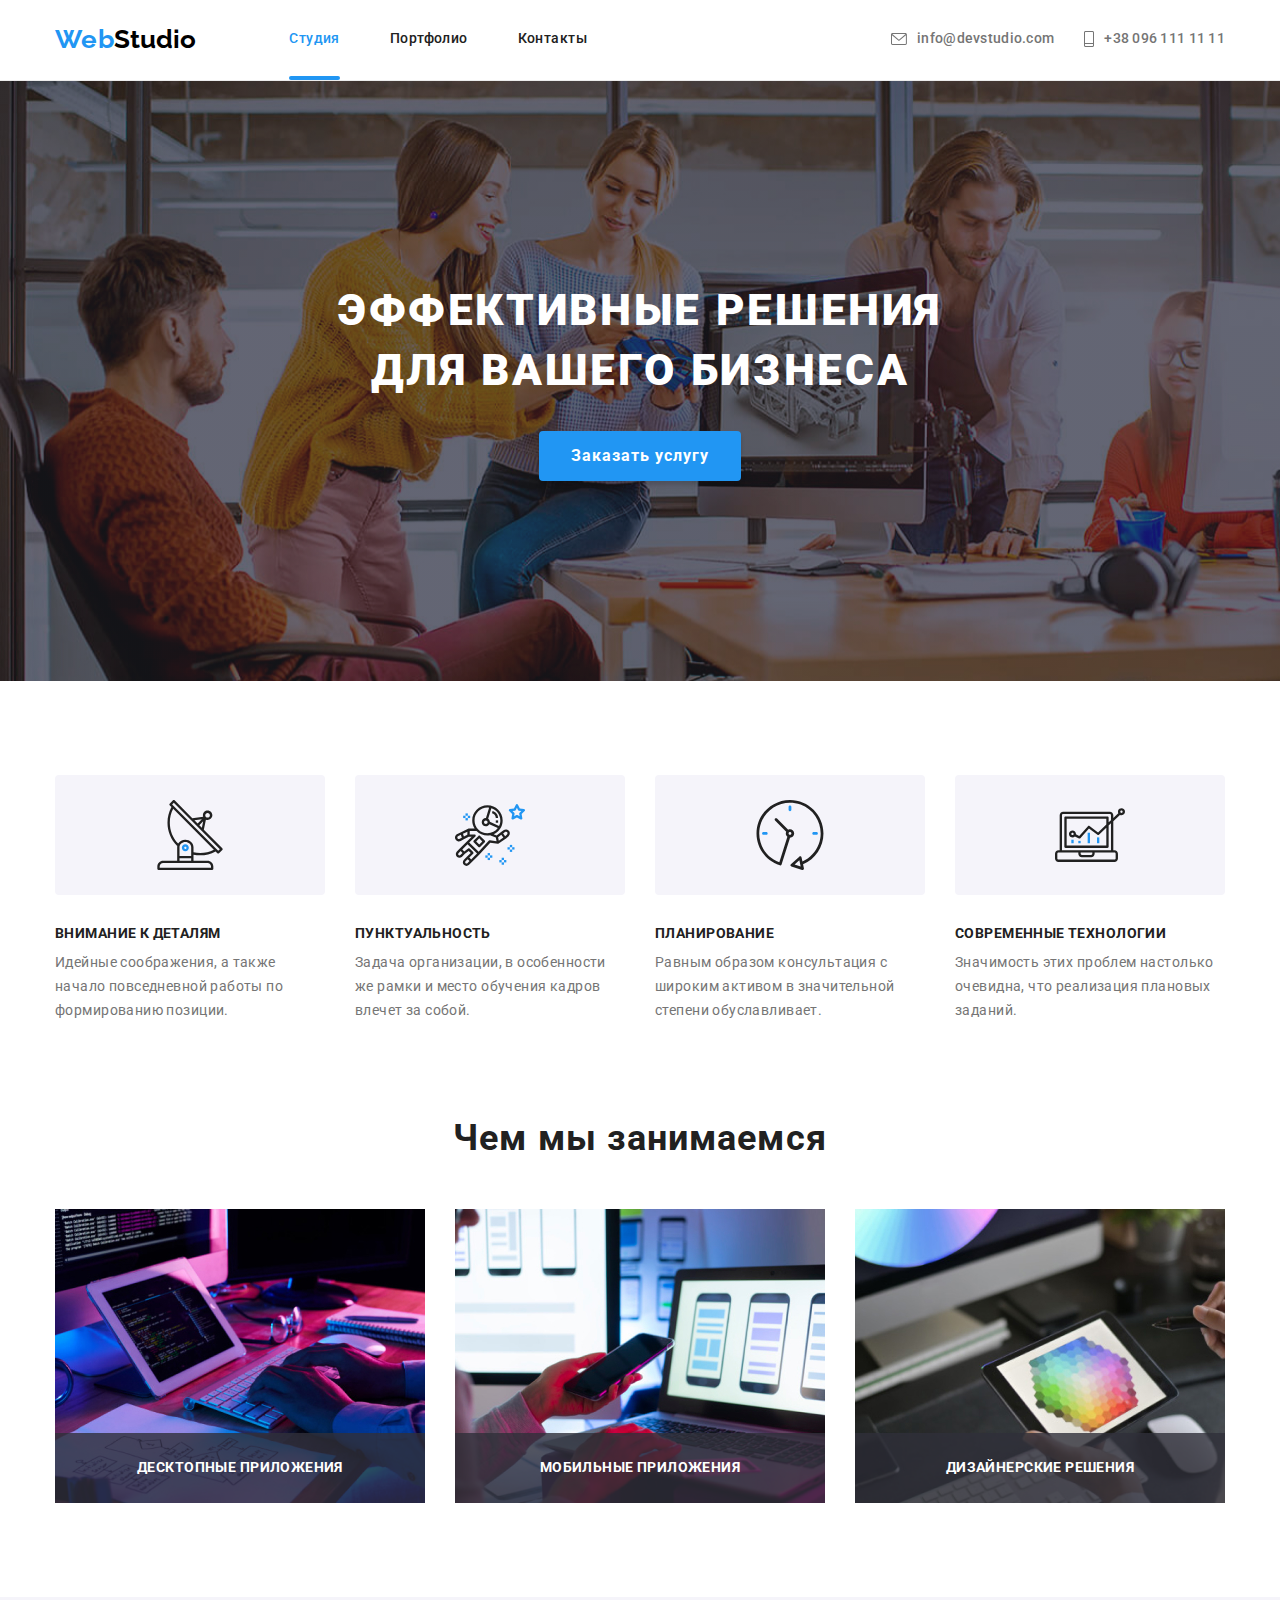
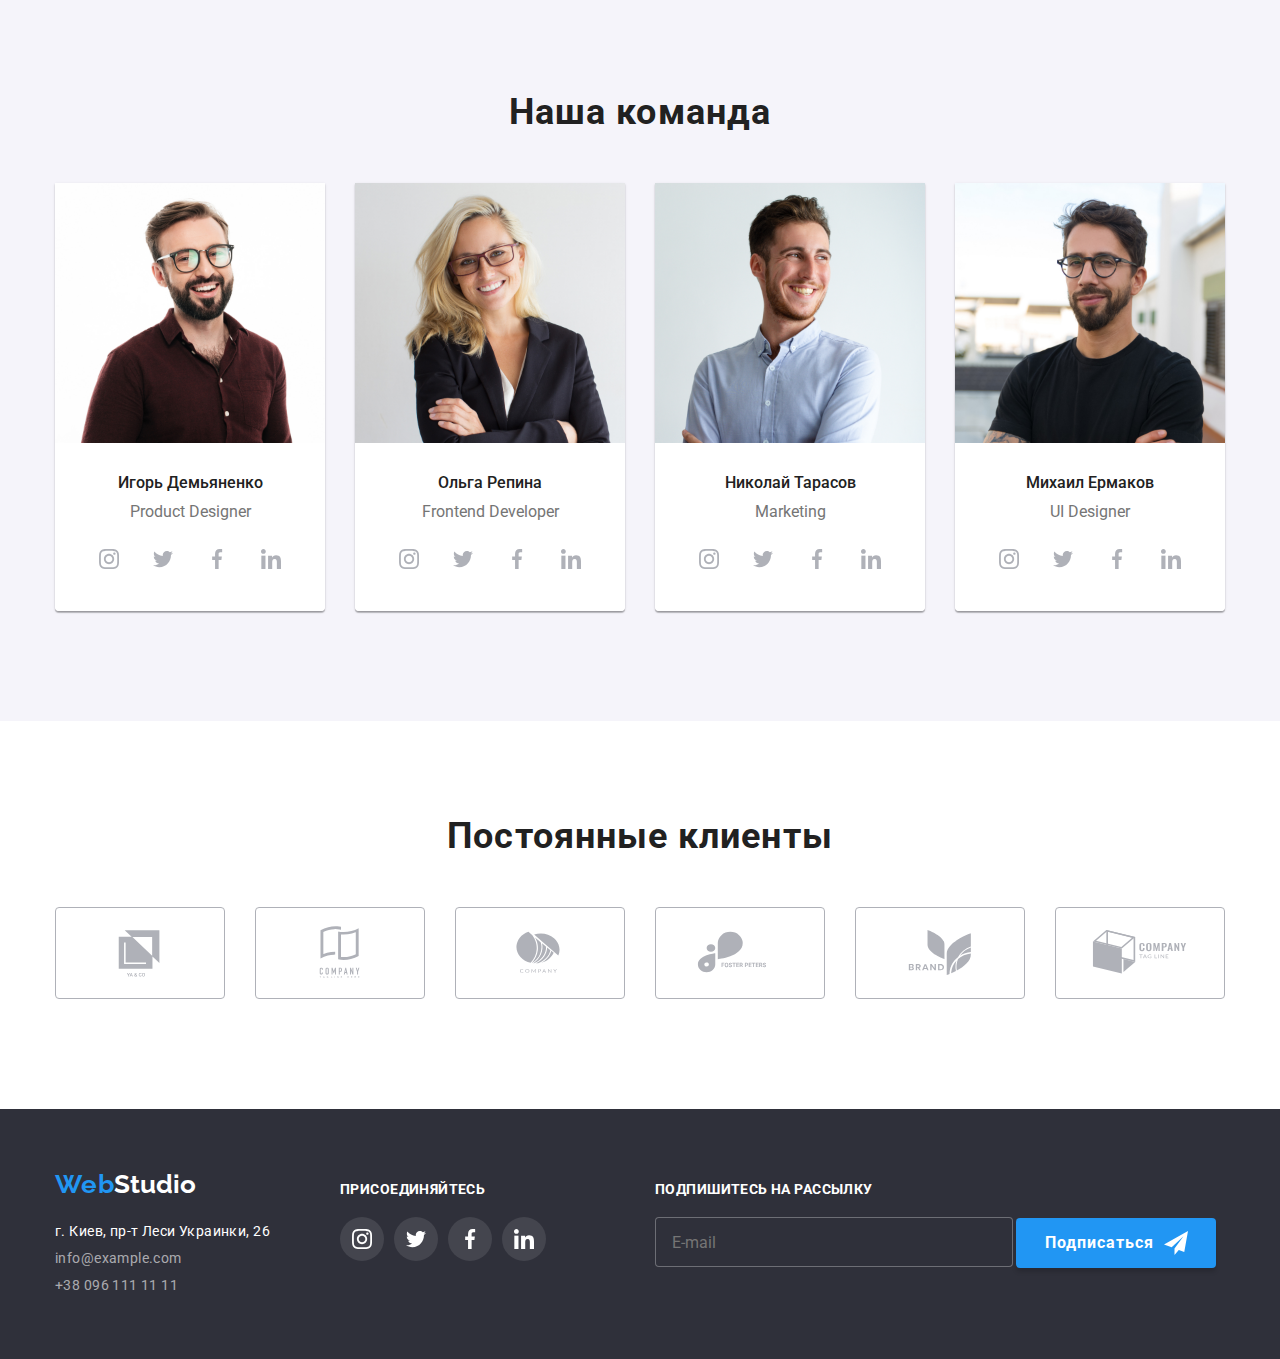
<file: index.html>
<!DOCTYPE html>
<html lang="ru">
<head>
    <meta charset="UTF-8">
    <meta http-equiv="X-UA-Compatible" content="IE=edge">
    <meta name="viewport" content="width=device-width, initial-scale=1.0">
    <link rel="preconnect" href="https://fonts.googleapis.com">
    <link rel="preconnect" href="https://fonts.gstatic.com" crossorigin>
    <link href="https://fonts.googleapis.com/css2?family=Raleway:wght@700&family=Roboto:wght@400;500;700;900&display=swap" rel="stylesheet">
    <link rel="stylesheet" href="https://cdnjs.cloudflare.com/ajax/libs/modern-normalize/1.1.0/modern-normalize.css">
    <link rel="stylesheet" href="https://cdnjs.cloudflare.com/ajax/libs/animate.css/4.1.1/animate.min.css">
    <link rel="stylesheet" href="css/styles.css">
    <title>WebStudio</title>
</head>
<body>
    <header class="header">
        <div class="container head-container">
            <nav class="head-nav">
                <a class="head-nav-logo link" href="index.html">
                    <span class="logo-color-web">Web</span>
                    <span class="logo-color-top">Studio</span>
                </a>
                <ul class="head-nav-menu list">
                    <li class="currentlink lists-menu list"><a class="link" href="index.html">Студия</a></li>
                    <li class="lists-menu"><a class="link" href="portfolio.html">Портфолио</a></li>
                    <li class="lists-menu"><a class="link" href="#">Контакты</a></li>
                </ul>
            </nav>
            <ul class="mail list">
                <li class="lists"><a class="link envelope-center" href="#">
                    <div class="envelope-wrap">
                        <svg class="link-envelope" width="16" height="12">
                            <use href="./images/sprite.svg#icon-envelope"></use>
                        </svg>
                    </div>
                        info@devstudio.com</a>
                </li>
                <li class="lists"><a class="link envelope-center" href="#">
                    <div class="envelope-wrap">
                        <svg class="link-envelope" width="10" height="16">
                            <use href="./images/sprite.svg#icon-vector"></use>
                        </svg>
                    </div>
                        +38 096 111 11 11</a>
                </li>
            </ul>
        </div>
    </header>
    <main>
        <section class="basic">
            <div class="container">
                <div class="slogan-wrapper">
                    <h1 class="slogan">Эффективные решения для вашего бизнеса</h1>
                    <button class="order" type="button" data-modal-open>Заказать услугу</button>
                </div>
            </div>
        </section>
        <section class="quality section">
            <h2 class="visually-hidden section-title">Качества</h2>  <!-- скрытый элемент -->
            <div class="container">
                <ul class="quality-lists list">
                    <li class="list quality-img-box">
                        <div class="quality-border">
                            <svg class="quality-img" width="70" height="70">
                                <use href="./images/sprite.svg#icon-antenna"></use>
                            </svg>
                        </div>
                        <div class="quality-text-wrapper">
                            <h3 class="quality-subtitle">Внимание к деталям</h3>
                            <p class="quality-text">Идейные соображения, а также начало повседневной работы по формированию позиции.</p>
                        </div>
                    </li>
                    <li class="list quality-img-box">
                        <div class="quality-border">
                            <svg class="quality-img" width="70" height="70">
                                <use href="./images/sprite.svg#icon-astronaut"></use>
                            </svg>
                        </div>
                        <div class="quality-text-wrapper">
                            <h3 class="quality-subtitle">Пунктуальность</h3>
                            <p class="quality-text">Задача организации, в особенности же рамки и место обучения кадров влечет за собой.</p>
                        </div>
                    </li>
                    <li class="list quality-img-box">
                        <div class="quality-border">
                            <svg class="quality-img" width="70" height="70">
                                <use href="./images/sprite.svg#icon-clock"></use>
                            </svg>
                        </div>
                        <div class="quality-text-wrapper">
                            <h3 class="quality-subtitle">Планирование</h3>
                            <p class="quality-text">Равным образом консультация с широким активом в значительной степени обуславливает.</p>
                        </div>
                    </li>
                    <li class="list quality-img-box">
                        <div class="quality-border">
                            <svg class="quality-img" width="70" height="70">
                                <use href="./images/sprite.svg#icon-diagram"></use>
                            </svg>
                        </div>
                        <div class="quality-text-wrapper">
                            <h3 class="quality-subtitle">Современные технологии</h3>
                            <p class="quality-text">Значимость этих проблем настолько очевидна, что реализация плановых заданий.</p>
                        </div>
                    </li>
                </ul>
            </div>
        </section>
        <section class="directions section">
            <div class="container">
                <h2 class="section-title">Чем мы занимаемся</h2>
                <ul class="directions-box">
                    <li class="directions-img list">
                        <div class="directions-img-text">Десктопные приложения</div>
                        <img src="./images/img1.jpg" alt="веб-разработка" width="370">
                    </li>
                    <li class="directions-img list">
                        <div class="directions-img-text">Мобильные приложения</div>
                        <img src="./images/img2.jpg" alt="мобильная-адаптация" width="370">
                    </li>
                    <li class="directions-img list">
                        <div class="directions-img-text">Дизайнерские решения</div>
                        <img src="./images/img3.jpg" alt="дизайн" width="370">
                    </li>
                </ul>
            </div>
        </section>
        <section class="specialists section">
            <div class="container">
                <h2 class="section-title">Наша команда</h2>
                <ul class="specialists-box">
                    <li class="specialists-img list">
                        <img src="./images/product_designer.jpg" alt="промышленный-дизайнер" width="270">
                        <div class="specialists-name">
                            <h3 class="specialists-subtitle">Игорь Демьяненко</h3>
                            <p class="specialists-text" lang="en">Product Designer</p>
                            <ul class="social-list list">
                                <li class="social-list-item">
                                    <a href="#" class="social-list-link">
                                        <svg class="social-list-icon" width="20" height="20">
                                            <use href="./images/sprite.svg#icon-instagram"></use>
                                        </svg>
                                    </a>
                                </li>
                                <li class="social-list-item">
                                    <a href="#" class="social-list-link">
                                        <svg class="social-list-icon" width="20" height="20">
                                            <use href="./images/sprite.svg#icon-twitter"></use>
                                        </svg>
                                    </a>
                                </li>
                                <li class="social-list-item">
                                    <a href="#" class="social-list-link">
                                        <svg class="social-list-icon" width="20" height="20">
                                            <use href="./images/sprite.svg#icon-facebook"></use>
                                        </svg>
                                    </a>
                                </li>
                                <li class="social-list-item">
                                    <a href="#" class="social-list-link">
                                        <svg class="social-list-icon" width="20" height="20">
                                            <use href="./images/sprite.svg#icon-linkedin"></use>
                                        </svg>
                                    </a>
                                </li>
                            </ul>
                        </div>
                    </li>
                    <li class="specialists-img list">
                        <img src="images/frontend_developer.jpg" alt="фронтенд-разработчик" width="270">
                        <div class="specialists-name">
                            <h3 class="specialists-subtitle">Ольга Репина</h3>
                            <p class="specialists-text" lang="en">Frontend Developer</p>
                            <ul class="social-list list">
                                <li class="social-list-item">
                                    <a href="#" class="social-list-link">
                                        <svg class="social-list-icon" width="20" height="20">
                                            <use href="./images/sprite.svg#icon-instagram"></use>
                                        </svg>
                                    </a>
                                </li>
                                <li class="social-list-item">
                                    <a href="#" class="social-list-link">
                                        <svg class="social-list-icon" width="20" height="20">
                                            <use href="./images/sprite.svg#icon-twitter"></use>
                                        </svg>
                                    </a>
                                </li>
                                <li class="social-list-item">
                                    <a href="#" class="social-list-link">
                                        <svg class="social-list-icon" width="20" height="20">
                                            <use href="./images/sprite.svg#icon-facebook"></use>
                                        </svg>
                                    </a>
                                </li>
                                <li class="social-list-item">
                                    <a href="#" class="social-list-link">
                                        <svg class="social-list-icon" width="20" height="20">
                                            <use href="./images/sprite.svg#icon-linkedin"></use>
                                        </svg>
                                    </a>
                                </li>
                            </ul>
                        </div>
                    </li>
                    <li class="specialists-img list">
                        <img src="images/marketing.jpg" alt="маркетолог" width="270">
                        <div class="specialists-name">
                            <h3 class="specialists-subtitle">Николай Тарасов</h3>
                            <p class="specialists-text" lang="en">Marketing</p>
                            <ul class="social-list list">
                                <li class="social-list-item">
                                    <a href="#" class="social-list-link">
                                        <svg class="social-list-icon" width="20" height="20">
                                            <use href="./images/sprite.svg#icon-instagram"></use>
                                        </svg>
                                    </a>
                                </li>
                                <li class="social-list-item">
                                    <a href="#" class="social-list-link">
                                        <svg class="social-list-icon" width="20" height="20">
                                            <use href="./images/sprite.svg#icon-twitter"></use>
                                        </svg>
                                    </a>
                                </li>
                                <li class="social-list-item">
                                    <a href="#" class="social-list-link">
                                        <svg class="social-list-icon" width="20" height="20">
                                            <use href="./images/sprite.svg#icon-facebook"></use>
                                        </svg>
                                    </a>
                                </li>
                                <li class="social-list-item">
                                    <a href="#" class="social-list-link">
                                        <svg class="social-list-icon" width="20" height="20">
                                            <use href="./images/sprite.svg#icon-linkedin"></use>
                                        </svg>
                                    </a>
                                </li>
                            </ul>
                        </div>
                    </li>
                    <li class="specialists-img list">
                        <img src="./images/ui_designer.jpg" alt="дизайнер-интерфейса" width="270">
                        <div class="specialists-name">
                            <h3 class="specialists-subtitle">Михаил Ермаков</h3>
                            <p class="specialists-text" lang="en">UI Designer</p>
                            <ul class="social-list list">
                                <li class="social-list-item">
                                    <a href="#" class="social-list-link">
                                        <svg class="social-list-icon" width="20" height="20">
                                            <use href="./images/sprite.svg#icon-instagram"></use>
                                        </svg>
                                    </a>
                                </li>
                                <li class="social-list-item">
                                    <a href="#" class="social-list-link">
                                        <svg class="social-list-icon" width="20" height="20">
                                            <use href="./images/sprite.svg#icon-twitter"></use>
                                        </svg>
                                    </a>
                                </li>
                                <li class="social-list-item">
                                    <a href="#" class="social-list-link">
                                        <svg class="social-list-icon" width="20" height="20">
                                            <use href="./images/sprite.svg#icon-facebook"></use>
                                        </svg>
                                    </a>
                                </li>
                                <li class="social-list-item">
                                    <a href="#" class="social-list-link">
                                        <svg class="social-list-icon" width="20" height="20">
                                            <use href="./images/sprite.svg#icon-linkedin"></use>
                                        </svg>
                                    </a>
                                </li>
                            </ul>
                        </div>
                    </li>
                </ul>
            </div>
        </section>
        <section class="section">
            <div class="container">
                <h2 class="section-title">Постоянные клиенты</h2>
                <ul class="client-list-wrapper">
                    <li class="clients-list list">
                        <a href="#" class="clients-list-link">
                            <svg class="clients-list-ico" width="106" height="60">
                                <use href="./images/sprite.svg#icon-company1"></use>
                            </svg>
                        </a>
                    </li>
                    <li class="clients-list list">
                        <a href="#" class="clients-list-link">
                            <svg class="clients-list-ico" width="106" height="60">
                                <use href="./images/sprite.svg#icon-company2"></use>
                            </svg>
                        </a>
                    </li>
                    <li class="clients-list list">
                        <a href="#" class="clients-list-link">
                            <svg class="clients-list-ico" width="106" height="60">
                                <use href="./images/sprite.svg#icon-company3"></use>
                            </svg>
                        </a>
                    </li>
                    <li class="clients-list list">
                        <a href="#" class="clients-list-link">
                            <svg class="clients-list-ico" width="106" height="60">
                                <use href="./images/sprite.svg#icon-company4"></use>
                            </svg>
                        </a>
                    </li>
                    <li class="clients-list list">
                        <a href="#" class="clients-list-link">
                            <svg class="clients-list-ico" width="106" height="60">
                                <use href="./images/sprite.svg#icon-company5"></use>
                            </svg>
                        </a>
                    </li>
                    <li class="clients-list list">
                        <a href="#" class="clients-list-link">
                            <svg class="clients-list-ico" width="106" height="60">
                                <use href="./images/sprite.svg#icon-company6"></use>
                            </svg>
                        </a>
                    </li>
                </ul>
            </div>
        </section>
    </main>
    <footer>
        <div class="container">
            <div class="footer-container">
                <div class="footer-leftside">
                    <div class="footer-box">
                        <div class="footer-box-flex">
                            <div class="footer-left">
                                <a class="logo-footer link" href="index.html">
                                    <span class="logo-color-web">Web</span>
                                    <span class="logo-color-dwn">Studio</span>
                                </a>
                                <div class="footer-">
                                    <address><p class="contacts">г. Киев, пр-т Леси Украинки, 26</p>
                                        <a class="mail-opacity link" href="#">info@example.com</a><br>
                                        <a class="mail-opacity link" href="#">+38 096 111 11 11</a>
                                    </address>
                                </div>
                            </div>
                            <div class="footer-right">
                                <div class="footer-right-box">
                                    <p class="accession">присоединяйтесь</p>
                                    <ul class="footer-social list">
                                        <li class="footer-social-list">
                                            <a href="#" class="footer-social-link">
                                                <svg class="footer-social-icon" width="20" height="20">
                                                    <use href="./images/sprite.svg#icon-instagram"></use>
                                                </svg>
                                            </a>
                                        </li>
                                        <li class="footer-social-list">
                                            <a href="" class="footer-social-link">
                                                <svg class="footer-social-icon" width="20" height="20">
                                                    <use href="./images/sprite.svg#icon-twitter"></use>
                                                </svg>
                                            </a>
                                        </li>
                                        <li class="footer-social-list">
                                            <a href="" class="footer-social-link">
                                                <svg class="footer-social-icon" width="20" height="20">
                                                    <use href="./images/sprite.svg#icon-facebook"></use>
                                                </svg>
                                            </a>
                                        </li>
                                        <li class="footer-social-list">
                                            <a href="" class="footer-social-link">
                                                <svg class="footer-social-icon" width="20" height="20">
                                                    <use href="./images/sprite.svg#icon-linkedin"></use>
                                                </svg>
                                            </a>
                                        </li>
                                    </ul>
                                </div>
                            </div>
                        </div>
                    </div>
                </div>
                <div class="footer-rightside">
                    <div class="footer-form">
                        <p class="subscribe">Подпишитесь на рассылку</p>
                    </div>
                    <div class="footer-form-wrap">
                        <form action="#" class="modal-form">
                            <label class="modal-form-field" for="e-mail">
                                <input name="e-mail" type="text" class="subscribe-mail" placeholder="E-mail" required
                            pattern="[a-zA-Zа0-9._%+-]+@[a-zA-Zа0-9.-]+\[a-zA-Zа]{2,4}$" title="@" id="e-mail">
                                    <button class="footer-btn form-btn" type="submit">Подписаться
                                    <svg class="footer-send" width="24" height="24">
                                        <use href="./images/sprite.svg#send"></use>
                                    </svg>
                                </button>
                            </label>
                        </form>
                    </div>
                </div>
            </div>
        </div>
    </footer>
    <div class="backdrop is-hidden" data-modal>
        <div class="modal">
            <button type="button" class="button-close" data-modal-close>
                <svg class="close-img" width="18" height="18">
                    <use href="./images/sprite.svg#icon-close"></use>
                </svg>
            </button>
            <form action="#" class="modal-form">
                <p class="modal-form-head">Оставьте свои данные, мы вам перезвоним</p>
                <label class="modal-form-field">Имя
                    <span class="modal-form-field-content">
                        <input name="user_name" type="text" class="modal-form-input" required minlength="2"
                            pattern="[a-zA-Zа-яёА-ЯЁ]+">
                        <span class="modal-form-icon">
                            <svg class="" width="18" height="18">
                                <use href="./images/sprite.svg#name"></use>
                            </svg>
                        </span>
                    </span>
                </label>
                <label class="modal-form-field">Телефон
                    <span class="modal-form-field-content">
                        <input name="user_phone" type="tel" class="modal-form-input" required
                            pattern="[0-9]{3}-[0-9]{3}-[0-9]{2}-[0-9]{2}" title="096-111-11-11">
                        <span class="modal-form-icon">
                            <svg class="modal-form-svg" width="18" height="18">
                                <use href="./images/sprite.svg#tel"></use>
                            </svg>
                        </span>
                    </span>
                </label>
                <label class="modal-form-field">Почта
                    <span class="modal-form-field-content">
                        <input name="e-mail" type="tel" class="modal-form-input" required
                            pattern="[a-zA-Zа0-9._%+-]+@[a-zA-Zа0-9.-]+\[a-zA-Zа]{2,4}$" title="@">
                        <span class="modal-form-icon">
                            <svg class="" width="18" height="18">
                                <use href="./images/sprite.svg#mail"></use>
                            </svg>
                        </span>
                    </span>
                </label>
                <label class="modal-form-field">Комментарии
                    <textarea name="user_message" class="modal-form-message" placeholder="Введите текст"></textarea>
                </label>
                <div class="checbox-wrapper">
                    <input type="checkbox" name="user_policy" class="modal-form-check visually-hidden" required
                    id="user-policy">
                    <label class="modal-form-check-label" for="user-policy">
                        <span class="check-v">
                            <svg class="check-icon" width="16" height="15">
                                <use href="./images/sprite.svg#icon-v"></use>
                            </svg>
                        </span>
                        Соглашаюсь с рассылкой и принимаю&nbsp;<a href="#" class="modal-form-check-link">Условия договора</a>
                        </label>
                    </div>
                <button type="submit" class="modal-form-btn">Отправить</button>
            </form>
        </div>
    </div>
    <script src="./js/modal.js"></script>
</body>
</html>
</file>
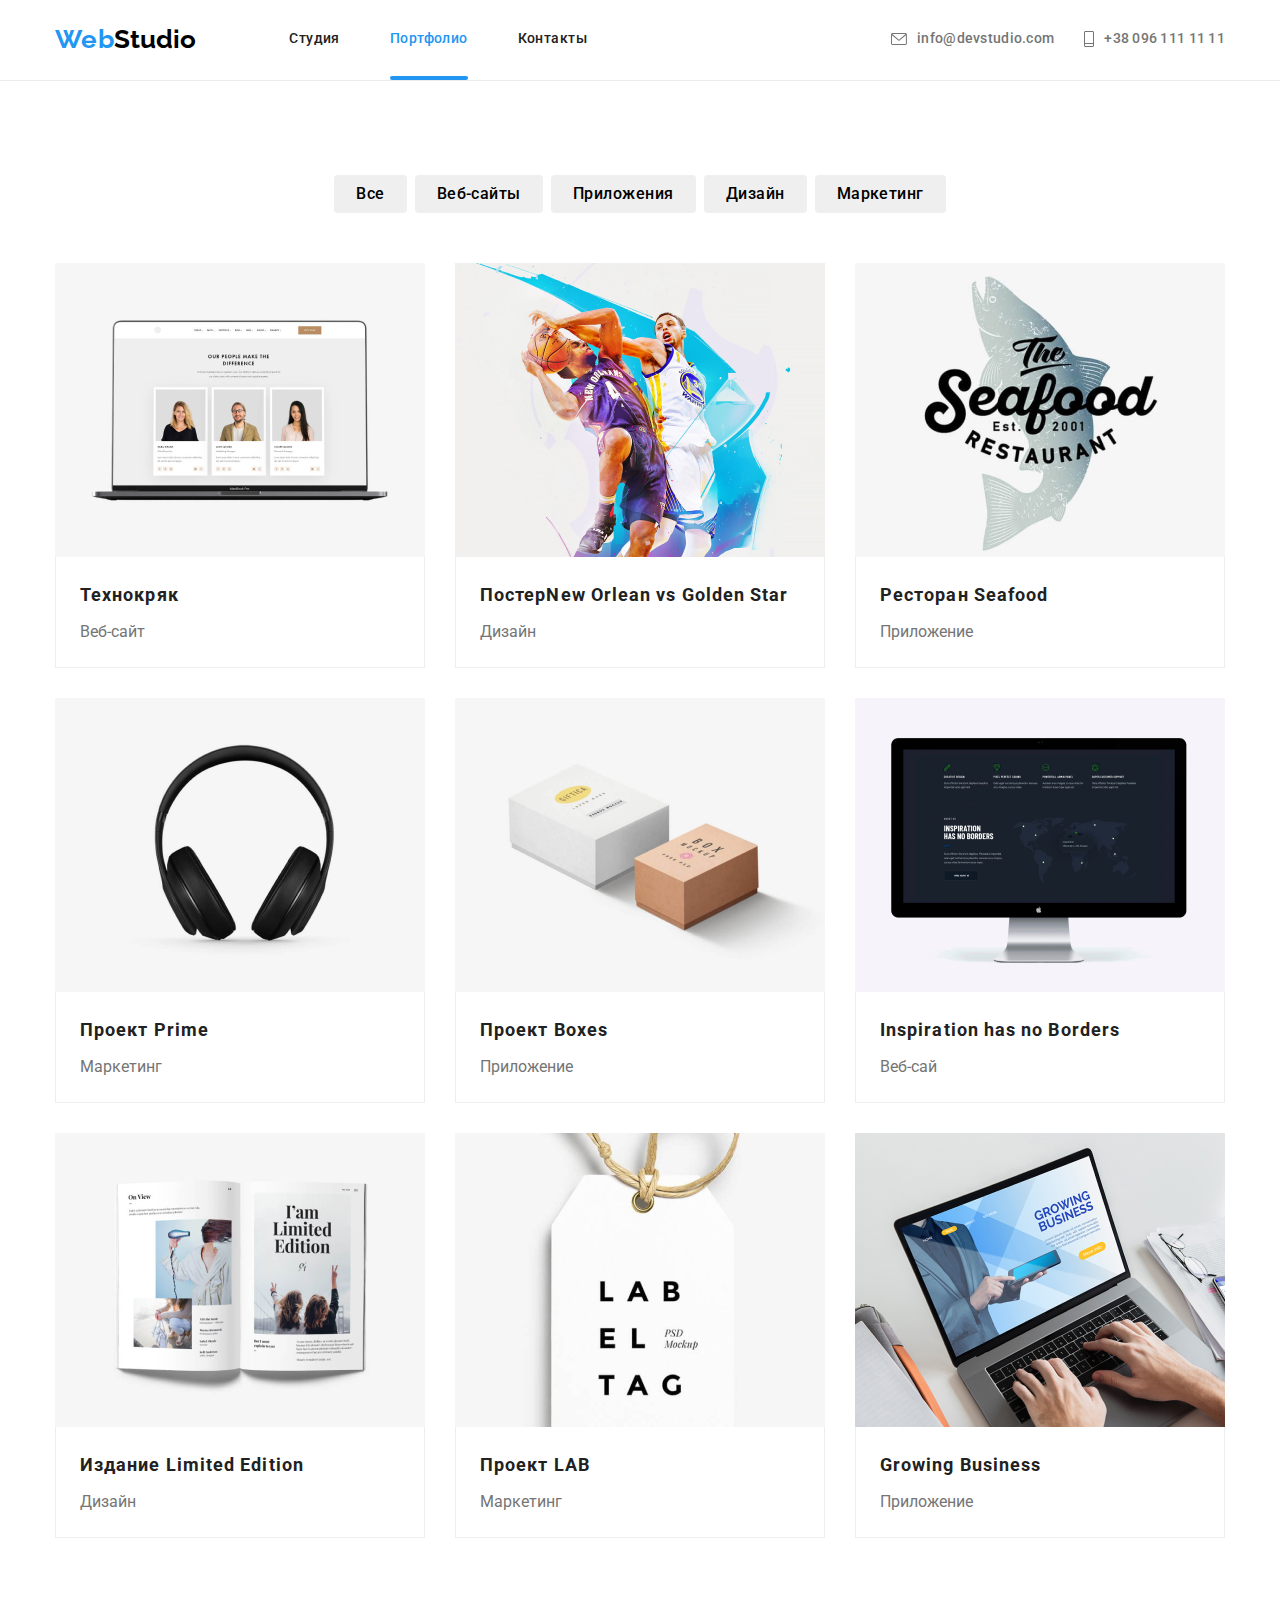
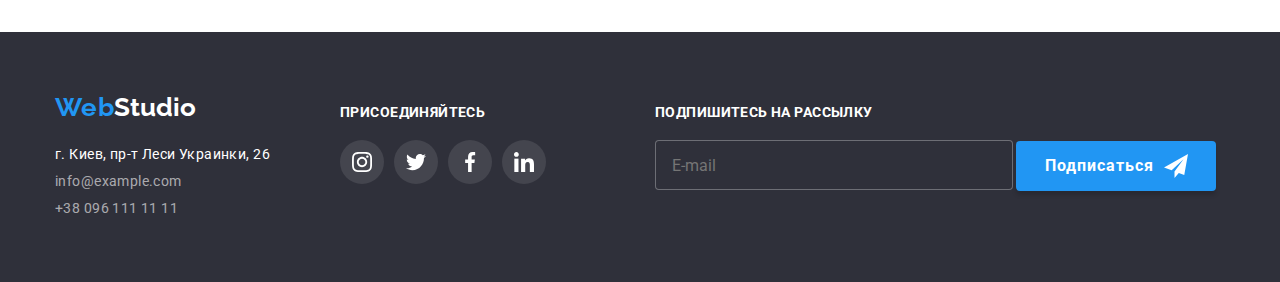
<file: portfolio.html>
<!DOCTYPE html>
<html lang="ru">
<head>
    <meta charset="UTF-8">
    <meta http-equiv="X-UA-Compatible" content="IE=edge">
    <meta name="viewport" content="width=device-width, initial-scale=1.0">
    <link rel="preconnect" href="https://fonts.googleapis.com">
    <link rel="preconnect" href="https://fonts.gstatic.com" crossorigin>
    <link href="https://fonts.googleapis.com/css2?family=Raleway:wght@700&family=Roboto:wght@400;500;700;900&display=swap" rel="stylesheet">
    <link rel="stylesheet" href="https://cdnjs.cloudflare.com/ajax/libs/modern-normalize/1.1.0/modern-normalize.css">
    <link rel="stylesheet" href="https://cdnjs.cloudflare.com/ajax/libs/animate.css/4.1.1/animate.min.css">
    <link rel="stylesheet" href="css/styles.css">
    <title>Webstudio</title>
</head>
<body>
    <header class="header">
        <div class="container head-container">
            <nav class="head-nav">
                <a class="head-nav-logo link" href="index.html">
                    <span class="logo-color-web">Web</span>
                    <span class="logo-color-top">Studio</span>
                </a>
                <ul class="head-nav-menu list">
                    <li class="lists-menu"><a class="link" href="index.html">Студия</a></li>
                    <li class="currentlink lists-menu list"><a class="link" href="portfolio.html">Портфолио</a></li>
                    <li class="lists-menu"><a class="link" href="#">Контакты</a></li>
                </ul>
            </nav>
            <ul class="mail list">
                <li class="lists"><a class="link envelope-center" href="#">
                    <div class="envelope-wrap">
                        <svg class="link-envelope" width="16" height="12">
                            <use href="./images/sprite.svg#icon-envelope"></use>
                        </svg>
                    </div>
                        info@devstudio.com</a>
                </li>
                <li class="lists"><a class="link envelope-center" href="#">
                    <div class="envelope-wrap">
                        <svg class="link-envelope" width="10" height="16">
                            <use href="./images/sprite.svg#icon-vector"></use>
                        </svg>
                    </div>
                        +38 096 111 11 11</a>
                </li>
            </ul>
        </div>
    </header>
    <main>
        <section class="section">
            <div class="container">
                <h1 class="visually-hidden">Меню</h1>  <!-- скрытый элемент -->
                <ul class="btn-menu list">
                    <li class="btn-box">
                        <button class="btn-chapters" type="button">Все</button>
                    </li>
                    <li class="btn-box">
                        <button class="btn-chapters" type="button">Веб-сайты</button>
                    </li>
                    <li class="btn-box">
                        <button class="btn-chapters" type="button">Приложения</button>
                    </li>
                    <li class="btn-box">
                        <button class="btn-chapters" type="button">Дизайн</button>
                    </li>
                    <li class="btn-box">
                        <button class="btn-chapters" type="button">Маркетинг</button>
                    </li>
                </ul>
            <h2 class="visually-hidden section-title">Проекты</h2>  <!-- скрытый элемент -->
                <ul class="projects list">
                    <li class="projects-box project-box-shadow">
                        <a class="project-link" href="#">
                            <div class="image-wrap">
                                <img src="./images/img2-1.jpg" alt="технокряк" width="370">
                                <div class="image-wrap-info">
                                    Технокряк это современная площадка распространения коронавируса. Компании используют эту платформу для цифрового шпионажа и атак на защищённые сервера конкурентов.
                                </div>
                            </div>
                        <div class="project-box-border">
                            <h3 class="projects-sublitle">Технокряк</h3>
                            <p class="projects-text">Веб-сайт</p> 
                        </div>
                    </a>
                    </li>
                    <li class="projects-box project-box-shadow">
                        <a class="project-link" href="#">
                            <div class="image-wrap">
                                <img src="./images/img2-2.jpg" alt="постер" width="370">
                                <div class="image-wrap-info">
                                    Технокряк это современная площадка распространения коронавируса. Компании используют эту платформу для цифрового шпионажа и атак на защищённые сервера конкурентов.
                                </div>
                            </div>
                            <div class="project-box-border">
                                <h3 class="projects-sublitle">Постер<span lang="en">New Orlean vs Golden Star</span></h3>
                                <p class="projects-text">Дизайн</p>
                            </div>
                        </a>
                    </li>
                    <li class="projects-box project-box-shadow">
                        <a class="project-link" href="#">
                            <div class="image-wrap">
                                <img src="./images/img2-3.jpg" alt="ресторан" width="370">
                                <div class="image-wrap-info">
                                    Технокряк это современная площадка распространения коронавируса. Компании используют эту платформу для цифрового шпионажа и атак на защищённые сервера конкурентов.
                                </div>
                            </div>
                            <div class="project-box-border">
                                <h3 class="projects-sublitle">Ресторан <span lang="en">Seafood</span></h3>
                                <p class="projects-text">Приложение</p>
                            </div>
                        </a>
                    </li>
                    <li class="projects-box project-box-shadow">
                        <a class="project-link" href="#">
                            <div class="image-wrap">
                                <img src="./images/img2-4.jpg" alt="проект-прайм" width="370">
                                <div class="image-wrap-info">
                                    Технокряк это современная площадка распространения коронавируса. Компании используют эту платформу для цифрового шпионажа и атак на защищённые сервера конкурентов.
                                </div>
                            </div>
                            <div class="project-box-border">
                                <h3 class="projects-sublitle">Проект <span lang="en">Prime</span></h3>
                                <p class="projects-text">Маркетинг</p>
                            </div>
                        </a>
                    </li>
                    <li class="projects-box project-box-shadow">
                        <a class="project-link" href="#">
                            <div class="image-wrap">
                                <img src="./images/img2-5.jpg" alt="проект-боксез" width="370">
                                <div class="image-wrap-info">
                                    Технокряк это современная площадка распространения коронавируса. Компании используют эту платформу для цифрового шпионажа и атак на защищённые сервера конкурентов.
                                </div>
                            </div>
                            <div class="project-box-border">
                                <h3 class="projects-sublitle">Проект <span lang="en">Boxes</span></h3>
                                <p class="projects-text">Приложение</p>
                            </div>
                        </a>
                    </li>
                    <li class="projects-box project-box-shadow">
                        <a class="project-link" href="#">
                            <div class="image-wrap">
                                <img src="./images/img2-6.jpg" alt="у-вдохговения-нет-границ" width="370">
                                <div class="image-wrap-info">
                                    Технокряк это современная площадка распространения коронавируса. Компании используют эту платформу для цифрового шпионажа и атак на защищённые сервера конкурентов.
                                </div>
                            </div>
                            <div class="project-box-border">
                                <h3 class="projects-sublitle" lang="en">Inspiration has no Borders</h3>
                                <p class="projects-text">Веб-сай 
                            </div>
                        </a>
                    </li>
                    <li class="projects-box project-box-shadow">
                        <a class="project-link" href="#">
                            <div class="image-wrap">
                                <img src="./images/img2-7.jpg" alt="версия" width="370">
                                <div class="image-wrap-info">
                                    Технокряк это современная площадка распространения коронавируса. Компании используют эту платформу для цифрового шпионажа и атак на защищённые сервера конкурентов.
                                </div>
                            </div>
                            <div class="project-box-border">
                                <h3 class="projects-sublitle">Издание <span lang="en">Limited Edition</span></h3>
                                <p class="projects-text">Дизайн</p>
                            </div>
                        </a>
                    </li>
                    <li class="projects-box project-box-shadow">
                        <a class="project-link" href="#">
                            <div class="image-wrap">
                                <img src="./images/img2-8.jpg" alt="проект-лаб" width="370">
                                <div class="image-wrap-info">
                                    Технокряк это современная площадка распространения коронавируса. Компании используют эту платформу для цифрового шпионажа и атак на защищённые сервера конкурентов.
                                </div>
                            </div>
                            <div class="project-box-border">
                                <h3 class="projects-sublitle">Проект <span lang="en">LAB</span></h3>
                                <p class="projects-text">Маркетинг</p>
                            </div>
                        </a>
                    </li>
                    <li class="projects-box project-box-shadow">
                        <a class="project-link" href="#">
                            <div class="image-wrap">
                                <img src="./images/img2-9.jpg" alt="развивающийся-бизнес" width="370">
                                <div class="image-wrap-info">
                                    Технокряк это современная площадка распространения коронавируса. Компании используют эту платформу для цифрового шпионажа и атак на защищённые сервера конкурентов.
                                </div>
                            </div>
                            <div class="project-box-border">
                                <h3 class="projects-sublitle" lang="en">Growing Business</h3>
                                <p class="projects-text">Приложение</p>
                            </div>
                        </a>
                    </li>
                </ul>
            </div>
        </section>
    </main>
    <footer>
        <div class="container">
            <div class="footer-container">
                <div class="footer-leftside">
                    <div class="footer-box">
                        <div class="footer-box-flex">
                            <div class="footer-left">
                                <a class="logo-footer link" href="index.html">
                                    <span class="logo-color-web">Web</span>
                                    <span class="logo-color-dwn">Studio</span>
                                </a>
                                <div class="footer-">
                                    <address><p class="contacts">г. Киев, пр-т Леси Украинки, 26</p>
                                        <a class="mail-opacity link" href="#">info@example.com</a><br>
                                        <a class="mail-opacity link" href="#">+38 096 111 11 11</a>
                                    </address>
                                </div>
                            </div>
                            <div class="footer-right">
                                <div class="footer-right-box">
                                    <p class="accession">присоединяйтесь</p>
                                    <ul class="footer-social list">
                                        <li class="footer-social-list">
                                            <a href="#" class="footer-social-link">
                                                <svg class="footer-social-icon" width="20" height="20">
                                                    <use href="./images/sprite.svg#icon-instagram"></use>
                                                </svg>
                                            </a>
                                        </li>
                                        <li class="footer-social-list">
                                            <a href="" class="footer-social-link">
                                                <svg class="footer-social-icon" width="20" height="20">
                                                    <use href="./images/sprite.svg#icon-twitter"></use>
                                                </svg>
                                            </a>
                                        </li>
                                        <li class="footer-social-list">
                                            <a href="" class="footer-social-link">
                                                <svg class="footer-social-icon" width="20" height="20">
                                                    <use href="./images/sprite.svg#icon-facebook"></use>
                                                </svg>
                                            </a>
                                        </li>
                                        <li class="footer-social-list">
                                            <a href="" class="footer-social-link">
                                                <svg class="footer-social-icon" width="20" height="20">
                                                    <use href="./images/sprite.svg#icon-linkedin"></use>
                                                </svg>
                                            </a>
                                        </li>
                                    </ul>
                                </div>
                            </div>
                        </div>
                    </div>
                </div>
                <div class="footer-rightside">
                    <div class="footer-form">
                        <p class="subscribe">Подпишитесь на рассылку</p>
                    </div>
                    <div class="footer-form-wrap">
                        <form action="#" class="modal-form">
                            <label class="modal-form-field" for="e-mail">
                                <input name="e-mail" type="text" class="subscribe-mail" placeholder="E-mail" required
                            pattern="[a-zA-Zа0-9._%+-]+@[a-zA-Zа0-9.-]+\[a-zA-Zа]{2,4}$" title="@" id="e-mail">
                                    <button class="footer-btn form-btn" type="submit">Подписаться
                                    <svg class="footer-send" width="24" height="24">
                                        <use href="./images/sprite.svg#send"></use>
                                    </svg>
                                </button>
                            </label>
                        </form>
                    </div>
                </div>
            </div>
        </div>
    </footer>
</body>
</html>
</file>
<file: css/styles.css>
/* ------GENERAL------ */
body {
    font-family: roboto, sans-serif;
    color: #212121;
    margin: 0;
    width: 100%;
}
h1,
h2,
h3,
p {
	margin-top: 0;
}
.section-title {
    text-align: center;
    font-weight: 700;
    font-size: 36px;
    line-height: 1.17;
    letter-spacing: 0.03em;
    margin-bottom: 50px;
}
img {
    display: block;
    max-width: 100%;
    height: auto;
}
:root {
    --logo-color: #2196F3;
    --text-grey: #757575;
    --background-grey: #2F303A;
    --text-color-light: #ffffff;
    --line-height-normal: 1.14;
    --time-cubic: cubic-bezier(0.4, 0, 0.2, 1);
}
.link {
    text-decoration: none;
    color: inherit;
    transition: color 250ms var(--time-cubic), fill 250ms var(--time-cubic);
}
.mail-opacity:hover,
.mail-opacity:focus {
    color: var(--logo-color);
}
.link:hover, 
.link:focus {
    color: var(--logo-color);
}
.link:hover .link-envelope,
.link:focus .link-envelope {
    fill: var(--logo-color);
}
.btn-chapters:hover,
.btn-chapters:focus {
    color: var(--text-color-light);
    background-color: var(--logo-color);
    box-shadow: 0px 3px 1px rgba(0, 0, 0, 0.1), 0px 1px 2px rgba(0, 0, 0, 0.08), 0px 2px 2px rgba(0, 0, 0, 0.12);
}
.container {
    width: 1200px;
    margin-left: auto;
    margin-right: auto;
    padding-left: 15px;
    padding-right: 15px;
}
.section {
    padding: 94px 0 94px 0;
}
.quality  {
    padding: 94px 0 47px 0;
}
.directions {
        padding: 47px 0 94px 0;
}
.list {
    list-style: none;
    padding-left: 0;
    margin: 0;
}
.lists:not(:last-child) {
    margin-right: 30px;
}
.lists-menu:not(:last-child) {
    margin-right: 50px;
}
.currentlink {
    position: relative;
    color: var(--logo-color);
}
.currentlink::after {
	position: absolute;
    top: 45px;
    left:0;
	content: '';
    height: 4px;
    width: 100%;
    background-color: var(--logo-color);
    border-radius: 2px;
    transition: background-color 250ms var(--time-cubic);
}
/* ------HEADER------ */
.header {
    display: flex;
    align-items: center;
    padding: 24px 0 25px 0;
    border-bottom: #ececec solid 1px;
}
.head-nav {
    display: flex;
    align-items: center;
}
.head-container {
    position: relative;
    display:flex;
}
.head-nav-logo {
    font-family: Raleway;
    font-weight: 700;
    font-size: 0;
    line-height: 1.19;
    letter-spacing: 0.03em;
    margin-right: 93px;
}
.logo-color-web {
    color: var(--logo-color);
    font-family: Raleway;
    font-weight: 700;
    font-size: 26px;
    line-height: 1.19;
    margin-right: 0;
    padding-right: 0;
    letter-spacing: 0.03em;
}
.logo-color-top {
    color: black;
    font-size: 26px;
}
.logo-color-dwn {
    color: white;
    font-size: 26px;
}
.head-nav-menu {
    display: flex;
    font-weight: 500;
    font-size: 14px;
    line-height: var(--line-height-normal);
    letter-spacing: 0.03em;
    padding: 0;
}
.envelope-center {
    display: flex;
    align-items: center;
}
.mail {
    display: flex;
    color: var(--text-grey);
    align-items: center;
    font-weight: 500;
    font-size: 14px;
    line-height: var(--line-height-normal);
    letter-spacing: 0.02em;
    padding-right: 0;
    margin-left: auto;
}
.envelope-wrap {
    display: flex;
}
.link-envelope {
    align-items: center;
    margin-right: 10px;
    fill: var(--text-grey);
}

/* ------HERO------ */
.basic {
    max-width: 1600px;
    margin-left: auto;
    margin-right: auto;
    flex-grow: 1;
    background-color: #C4C4C4;;
    background-image: linear-gradient(
      rgba(47, 48, 58, 0.4),
      rgba(47, 48, 58, 0.4)
    ),
    url("../images/hero_img.jpg");
    background-size: cover;
    padding: 200px 0 200px 0;
}
.slogan-wrapper {
    max-width: 696px;
    margin-left: auto;
    margin-right: auto;
}
.slogan {
    color: var(--text-color-light);
    margin-bottom: 30px;
    font-weight: 900;
    font-size: 44px;
    line-height: 1.36;
    letter-spacing: 0.06em;
    text-align: center;
    text-transform: uppercase;
}
.order {
    display: block;
    margin: 0 auto;
    color: var(--text-color-light);
    font-weight: 700;
    font-size: 16px;
    padding: 10px 32px 10px 32px;
    background: var(--logo-color);
    box-shadow: 0px 4px 4px rgba(0, 0, 0, 0.15);
    border-radius: 4px;
    line-height: 1.88;
    letter-spacing: 0.06em;
    cursor: pointer;
    border: none;
    transition: background-color 250ms var(--time-cubic), box-shadow 250ms var(--time-cubic);
}
.order:hover {
    background-color: #188CE8;
    box-shadow: 0px 4px 4px rgba(0, 0, 0, 0.15);
    border-radius: 4px;
}

/* ------BUTTON------ */
.btn-menu {
    display: flex;
    justify-content: center;
    margin-bottom: 50px;
}
.btn-box:not(:last-child) {
    margin-right: 8px;
}
.btn-chapters {
    padding: 6px 22px 6px 22px;
    font-weight: 500;
    font-size: 16px;
    border: 0;
    line-height: 1.62;
    letter-spacing: 0.03em;
    cursor: pointer;
    margin: 0;
    border-radius: 4px;
    transition: 0.1s linear;
    transition: color 250ms var(--time-cubic), 
    background-color 250ms var(--time-cubic),
    box-shadow 250ms var(--time-cubic);
}

/* ------QUALITY SECTION------ */
.quality-lists {
    display: flex;
    flex-wrap: wrap;
    margin-top: -30px;
    margin-left: -30px;
}
.quality-img-box {
    margin-top: 30px;
    margin-left: 30px;
    flex-basis: calc((100% - 30px * 4) / 4);
}
.quality-border {
    display: flex;
    align-items: center;
    justify-content: center;
    width: 100%;
    height: 120px;
    margin-bottom: 30px;
    background-color: #F5F4FA;
    border-radius: 4px;
}

.quality-box {
    display: flex;
    flex-wrap: wrap;
    margin-top: -30px;
    margin-left: -30px;
}
.quality-img { 
    top: 50%;
    left: 50%;
    justify-content: center;
}
.quality-text-wrapper {
    display: block;
}
.quality-subtitle {
    font-weight: 700;
    font-size: 14px;
    line-height: 1.17;
    letter-spacing: 0.03em;
    text-transform: uppercase;
    margin-bottom: 10px;
}
.quality-text {
    margin-bottom: 0;
    font-weight: 400;
    font-size: 14px;
    line-height: 1.71;
    letter-spacing: 0.03em;
    color: var(--text-grey);
}

/* ------DIRECTIONS SECTION------ */
.directions-box {
    display: flex;
    flex-wrap: wrap;
    margin-top: -30px;
    margin-left: -30px;
    padding: 0;
    margin-bottom: 0;
}
.directions-img {
    display: flex;
    align-items: flex-end;
    position: relative;
    margin-top: 30px;
    margin-left: 30px;
    flex-basis: calc((100% - 30px * 3) / 3);
}
.directions-img-text {
    position: absolute;
    width: 100%;
    padding-bottom: 27px;
    padding-top: 27px;
    font-weight: 700;
    font-size: 14px;
    line-height: var(--line-height-normal);
    text-align: center;
    letter-spacing: 0.03em;
    text-transform: uppercase;
    color: var(--text-color-light);
    background-color: rgba(47, 48, 58, 0.8);
    display: flex;
    justify-content: center;
    align-items: center;
}

/* ------SPECIALISTS SECTION------ */
.specialists {
    background-color: #F5F4FA;
}
.specialists-box {
    display: flex;
    flex-wrap: wrap;
    margin-top: -30px;
    margin-left: -30px;
    padding: 0;
    list-style: none;
}
.specialists-img {
    margin-top: 30px;
    margin-left: 30px;
    flex-basis: calc((100% - 120px) / 4);
    box-shadow: 0px 1px 3px rgba(0, 0, 0, 0.12), 0px 1px 1px rgba(0, 0, 0, 0.14), 0px 2px 1px rgba(0, 0, 0, 0.2);
    border-radius: 0px 0px 4px 4px;
}
.specialists-name {
    padding: 30px 32px;
    text-align: center;
    background-color: #ffffff;
    border-radius: 0px 0px 4px 4px;
}
.specialists-subtitle {
    font-weight: 500;
    font-size: 16px;
    line-height: 1.19;
    text-align: center;
    margin-bottom: 10px;
}
.specialists-text {
    margin-bottom: 0;
    font-weight: 400;
    font-size: 16px;
    line-height: 1.19;
    text-align: center;
    color: var(--text-grey);
    margin-bottom: 16px;
}
.social-list {
    display: flex;
}
.social-list-item:not(:last-child) {
    margin-right: 10px;
}
.social-list-link {
    display: flex;
    justify-content: center;
    align-items: center;
    width: 44px;
    height: 44px;
    border-radius: 50%;
    transition: background-color 250ms var(--time-cubic), fill 250ms var(--time-cubic);
}
.social-list-icon {
    fill: #AFB1B8;
    transition: fill 250ms var(--time-cubic);
}
.social-list-link:hover,
.social-list-link:focus {
  background-color: var(--logo-color);
}
.social-list-link:hover
.social-list-icon,
.social-list-link:focus
.social-list-icon {
    fill: #ffffff;
}
.client-list-wrapper {
    display: flex;
    flex-wrap: wrap;
    margin-top: -30px;
    margin-left: -30px;
    padding: 0;
}
.clients-list {
    margin-top: 30px;
    margin-left: 30px;
    flex-basis: calc((100% - 180px) / 6);
    transition: border 250ms var(--time-cubic)
}
.clients-list-link {
    display: flex;
    justify-content: center;
    align-items: center;
    width: 100%;
    height: 92px;
    border: 1px solid #AFB1B8;
    box-sizing: border-box;
    border-radius: 4px;
    transition: fill 250ms var(--time-cubic)
}
.clients-list-ico {
    fill: #afb1b8;
    transition: fill 250ms var(--time-cubic)
}
.clients-list:hover .clients-list-link,
.clients-list:focus .clients-list-link{
    width: 170px;
    height: 92px;
    border: 1px solid var(--logo-color);
    border-radius: 4px;
}
.clients-list-ico:hover,
.clients-list-ico:focus {
    fill: var(--logo-color);
}
.clients-list-link:hover .clients-list-ico,
.clients-list-link:focus .clients-list-ico {
    fill: var(--logo-color);
}

/* ------PROJECTS SECTION------ */
.projects {
    display: flex;
    flex-wrap: wrap;
    margin-top: -30px;
    margin-left: -30px;
    padding: 0;
    margin-bottom: 0;
}
.projects-box {
    position: relative;
    cursor: pointer;
    margin-top: 30px;
    margin-left: 30px;
    flex-basis: calc((100% - 30px * 3) / 3);
}
.project-link {
    text-decoration: none;
    color: inherit;
}
.projects-box:nth-last-child(-n+3) {
    margin-bottom: 0;   
}
.image-wrap {
    position: relative;
    overflow: hidden;
}
.image-wrap-info {
    position: absolute;
    left: 0;
    top: 0;
    width: 100%;
    height: 101%;
    font-style: normal;
    font-weight: 400;
    font-size: 18px;
    line-height: 1.56;
    letter-spacing: 0.03em;
    background-color: rgba(33, 150, 243, 0.9);
    color: #fff;
    padding: 63px 24px;
    transform: translateY(100%);
    transition: transform 250ms var(--time-cubic);
}
.project-link:hover .image-wrap-info,
.project-link:focus .image-wrap-info {
    top: 0;
    transform: translateY(0);
}
.project-box-border {
    padding: 20px 24px;
    border-top: none;
    border-right: 1px solid #EEEEEE;
    border-bottom: 1px solid #EEEEEE;
    border-left: 1px solid #EEEEEE;
    transition: transform 250ms var(--time-cubic)
}
.project-box-shadow:hover, .project-box-shadow:focus {
    box-shadow: 0px 1px 1px rgba(0, 0, 0, 0.12), 0px 4px 4px rgba(0, 0, 0, 0.06), 1px 4px 6px rgba(0, 0, 0, 0.16);
}
.projects-sublitle {
    margin-top: 0;
    margin-bottom: 4px;
    font-size: 18px;
    line-height: 2;
    letter-spacing: 0.06em;
}
.projects-text {
    margin-bottom: 0;
    font-weight: 400;
    font-size: 16px;
    line-height: 1.88;
    color: var(--text-grey);
}

/* ------FOOTER------ */
footer {
    display: block;
    background: var(--background-grey);
    padding: 60px 0 60px 0;
}
.footer-container {
    display: flex;
    justify-content: space-between;
}
.footer-leftside, .footer-rightside {
    width: calc((100% - 30px) / 2);
}
.footer-box-flex {
    display: flex;
}
.footer-left .footer-right {
    width: calc((100% - 30px) / 2);   
}
.logo-footer {
    display: block;
    margin-bottom: 20px;
    font-family: Raleway;
    font-weight: 700;
    font-size: 0;
}
.logo-footer span {
    font-family: Raleway;
    font-weight: 700;
    font-size: 26px;
    line-height: 1.19;
}
.contacts {
    margin-bottom: 0;
    font-style: normal;
    font-weight: 400;
    font-size: 14px;
    line-height: 1.71;
    letter-spacing: 0.03em;
    color: var(--text-color-light)
}
.footer-right {
    margin-left: 70px;
    padding-top: 12px;
}
address {
    line-height: 1.71;
}
.mail-opacity {
    margin-top: 9px;
    text-decoration: none;
    font-style: normal;
    font-weight: 400;
    font-size: 14px;
    line-height: 1.71;
    letter-spacing: 0.03em;
    color: rgba(255, 255, 255, 0.6);
    transition: color 250ms var(--time-cubic);
}
.social-footbox {
    padding-top: 12px;
}
.footer-social {
    display: flex;
    justify-content: space-between;
}
.footer-social-list:not(:last-child) {
    margin-right: 10px;
}
.accession {
    display: block;
    color: var(--text-color-light);
    font-weight: 700;
    font-size: 14px;
    letter-spacing: 0.03em;
    text-transform: uppercase;
    margin-bottom: 20px;
}
.footer-social-list {
    display: flex;
    justify-content: space-between;
}
.footer-social-icon {
    fill: #ffffff;
}
.footr-icons:not(:last-child) {
    margin-right: 10px;
}
.footer-social-link {
    display: flex;
    justify-content: center;
    align-items: center;
    width: 44px;
    height: 44px;
    border-radius: 50%;
    background-color: rgba(255, 255, 255, 0.1);
    transition: background-color 250ms var(--time-cubic);
}
.footer-social-link:hover,
.footer-social-link:focus {
    background-color:var(--logo-color);
}
.subscribe {
    color: var(--text-color-light);
    font-weight: 700;
    font-size: 14px;
    letter-spacing: 0.03em;
    text-transform: uppercase;
    margin-bottom: 20px;
    padding-top: 12px;
}
.footer-form-wrap {
    display: flex;
    justify-content: space-between;
}
.subscribe-mail {
    align-items: center;
    color: #ffffff;
    width: 358px;
    height: 50px;
    font-style: normal;
    font-weight: 400;
    font-size: 16px;
    line-height: 1.25;
    padding-left: 16px;
    background-color: var(--background-grey);
    border: 1px solid rgba(255, 255, 255, 0.3);
    border-radius: 4px;
}
.footer-btn {
    align-items: center;
    position: relative;
    color: var(--text-color-light);
    font-weight: 700;
    font-size: 16px;
    padding: 10px 62px 10px 29px;
    background: var(--logo-color);
    box-shadow: 0px 4px 4px rgba(0, 0, 0, 0.15);
    border-radius: 4px;
    line-height: 1.87;
    letter-spacing: 0.06em;
    cursor: pointer;
    border: none;
    transition: background-color 250ms var(--time-cubic), box-shadow 250ms var(--time-cubic);
}
.footer-send {
    position: absolute;
    top: 13px;
    right: 28px;
}
.visually-hidden {
    position: absolute !important;
    clip: rect(1px 1px 1px 1px);
    clip: rect(1px, 1px, 1px, 1px);
    padding: 0 !important;
    border: 0 !important;
    height: 1px !important;
    width: 1px !important;
    overflow: hidden;
}

/* ------MODAL------ */
.backdrop {
    position: fixed;
    top: 0;
    left: 0;
    z-index: 100;
    width: 100%;
    height: 100%;
    background-color: rgba(0, 0, 0, 0.2);
    transition: opacity 250ms var(--time-cubic), visibility 250ms var(--time-cubic);
}
.backdrop.is-hidden {
    opacity: 0;
    visibility: hidden;
    pointer-events: none;
}
.modal {
    position: absolute;
    top: 50%;
    left: 50%;
    transform: translate(-50%, -50%);
    width: 528px;
    height: 581px;
    background-color: #ffffff;
    box-shadow: 0px 1px 3px rgba(0, 0, 0, 0.12), 0px 1px 1px rgba(0, 0, 0, 0.14), 0px 2px 1px rgba(0, 0, 0, 0.2);
    border-radius: 4px;
}
.button-close {
    position: absolute;
    top: 8px;
    right: 8px;
    width: 30px;
    height: 30px;
    border-radius: 50%;
    background: #FFFFFF;
    border: 1px solid rgba(0, 0, 0, 0.1);
    cursor: pointer;
    padding: 0;
}
.close-img {
    position: absolute;
    top: 50%;
    left: 50%;
    transform: translate(-50%, -50%);
    transition: fill 250ms var(--time-cubic)
}
.close-img:hover, .close-img:focus {
    fill: var(--logo-color);
}
.modal {
    padding: 40px;
}
.modal-form {
    display: flex;
    flex-direction: column;
}
.modal-form-head {
    font-weight: 700;
    font-size: 20px;
    line-height: 1.15;
    text-align: center;
    margin-bottom: 12px;
}
.modal-form-field {
    font-style: normal;
    font-weight: normal;
    font-size: 12px;
    line-height: 1.17;
    letter-spacing: 0.01em;
    color: var(--text-grey);
}
.modal-form-field + .modal-form-field {
    margin-top: 10px;
}
.modal-form-field-content {
    display: block;
    position: relative;
    margin-top: 4px;
}
.modal-form-input {
    width: 100%;
    height: 40px;
    border: 1px solid rgba(33, 33, 33, 0.2);
    padding-left: 42px;
    border-radius: 4px;
    transition: border-color 250ms var(--time-cubic);
}
.modal-form-input:focus  {
    outline: none;
    border-color: var(--logo-color);
}
.modal-form-input:focus + .modal-form-icon {
   fill: var(--logo-color);
}
.modal-form-icon {
    position: absolute;
    left: 12px;
    top: 50%;
    transform: translateY(-50%);
    width: 18px;
    height: 18px;
    transition: background-color 250ms var(--time-cubic);
}
.modal-form-message {
    width: 100%;
    height: 120px;
    resize: none;
    margin-top: 4px;
    padding: 15px;
    border: 1px solid rgba(33, 33, 33, 0.2);
    border-radius: 4px;
    transition: border-color 250ms var(--time-cubic);
}
.modal-form-message:focus {
    outline: none;
    border-color: var(--logo-color);
}
.modal-form-message::placeholder {
    color: rgba(117, 117, 117, 0.5);
}
.check-v {
    display: flex;
    align-items: center;
    justify-content: center;
    width: 16px;
    height: 15px;
    border: 2px solid #212121;
    border-radius: 2px;
    margin-right: 8px;
}
.check-icon {
    opacity: 0;
}
.modal-form-check:checked + .modal-form-check-label .check-v {
    background-color: var(--logo-color);
    border-color: var(--logo-color);
}
.modal-form-check:focus + .modal-form-check-label .check-v {
    border: 2px solid var(--logo-color);
}
.modal-form-check:checked + .modal-form-check-label .check-icon {
    opacity: 1;
}
.modal-form-check:focus {
    outline: 2px solid #212121;
}
.modal-form-check-label {
    display: flex;
    align-items: center;
    font-style: normal;
    font-weight: 400;
    font-size: 14px;
    line-height: 24px;
    letter-spacing: 0.03em;
    color: var(--text-grey);
}
        .modal-form-check-link {
            color: var(--logo-color);
}
  .checbox-wrapper {
    position: relative;
    margin-top: 20px;
}
  .modal-form-check {
    bottom: 0;
    left: 8px;
}
  .modal-form-btn {
    display: block;
    margin: 0 auto;
    color: var(--text-color-light);
    font-weight: 700;
    font-size: 16px;
    padding: 10px 55px 10px 56px;
    background: var(--logo-color);
    box-shadow: 0px 4px 4px rgba(0, 0, 0, 0.15);
    border-radius: 4px;
    line-height: 1.88;
    letter-spacing: 0.06em;
    cursor: pointer;
    border: none;
    transition: background-color 250ms var(--time-cubic), box-shadow 250ms var(--time-cubic);
    margin-top: 25px;
    align-self: center;
}
  .modal-form-btn:hover,
  .modal-form-btn:focus {
    color: var(--text-color-light);
    background-color: var(--logo-color);
}
</file>
